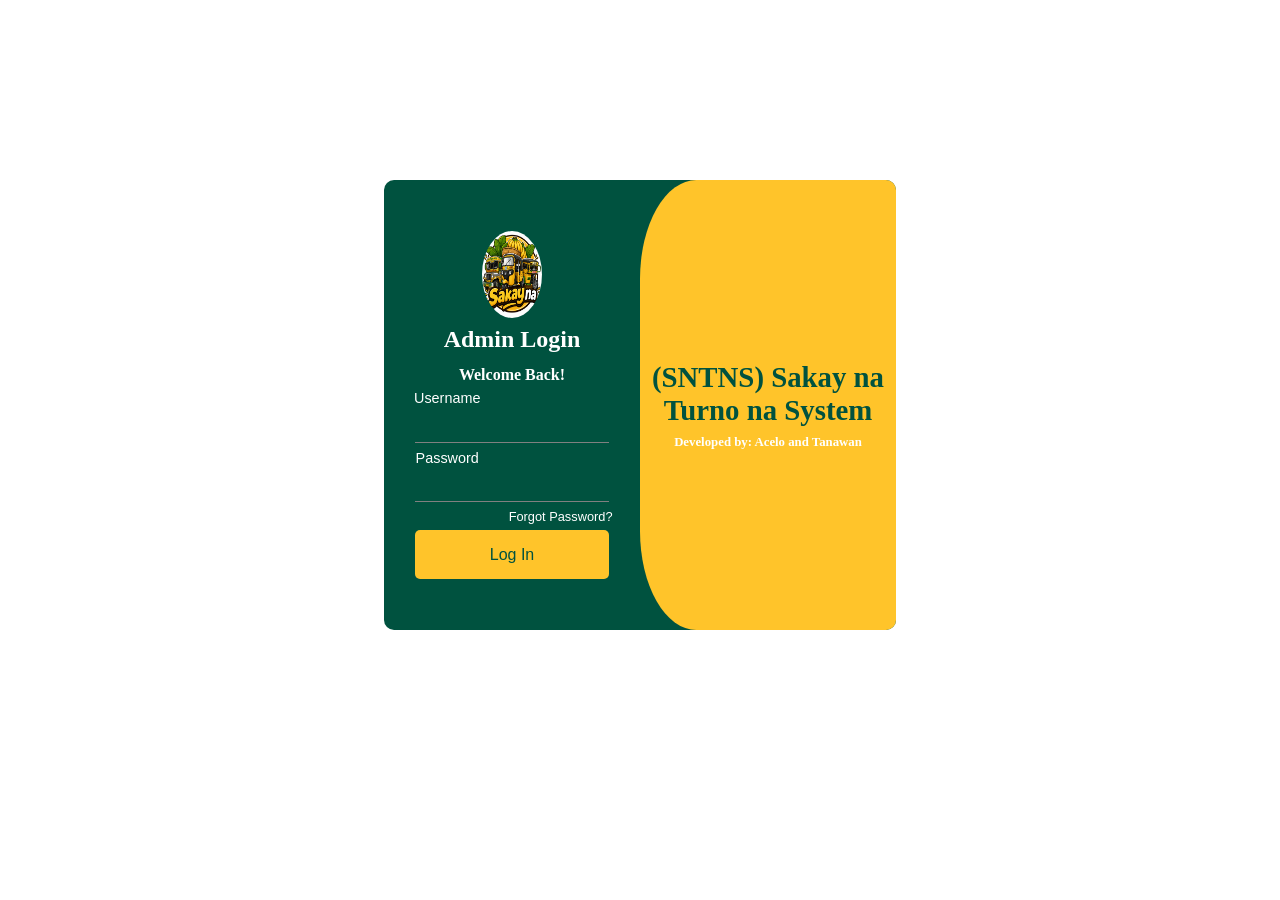
<file: index.html>
<!DOCTYPE html>
<html lang="en">
<head>
    <meta charset="UTF-8">
    <meta name="viewport" content="width=device-width, initial-scale=1.0">
    <title>SNTNS Login</title>
    <link rel="stylesheet" href="index.css">
</head>
<body>
    <main>
        <section>
            <div class="login-form">
                <div class="login-input left">
                    <img src="Assets/Sakayna.jpeg" alt="Logo" class="login-logo-img">
                    <h1>Admin Login</h1>
                    <h2>Welcome Back!</h2>
                    <form action="" class="form-container">
                        <label for="username" class="login-label">Username</label>
                        <input type="text" id="username" name="username" required>
                        <label for="password" class="login-label">Password</label>
                        <input type="password" id="password" name="password" required>
                        <a href="#" id="forgot-password">Forgot Password?</a>
                        <input type="submit" id="submit-btn" value="Log In">
                    </form>
                </div>
                <div class="login-logo right">
                    <h1>(SNTNS) Sakay na Turno na System</h1>
                    <h3>Developed by: Acelo and Tanawan</h3>
                </div>
            </div>
        </section>
    </main>
    <script src="index.js"></script>
</body>
</html>
</file>
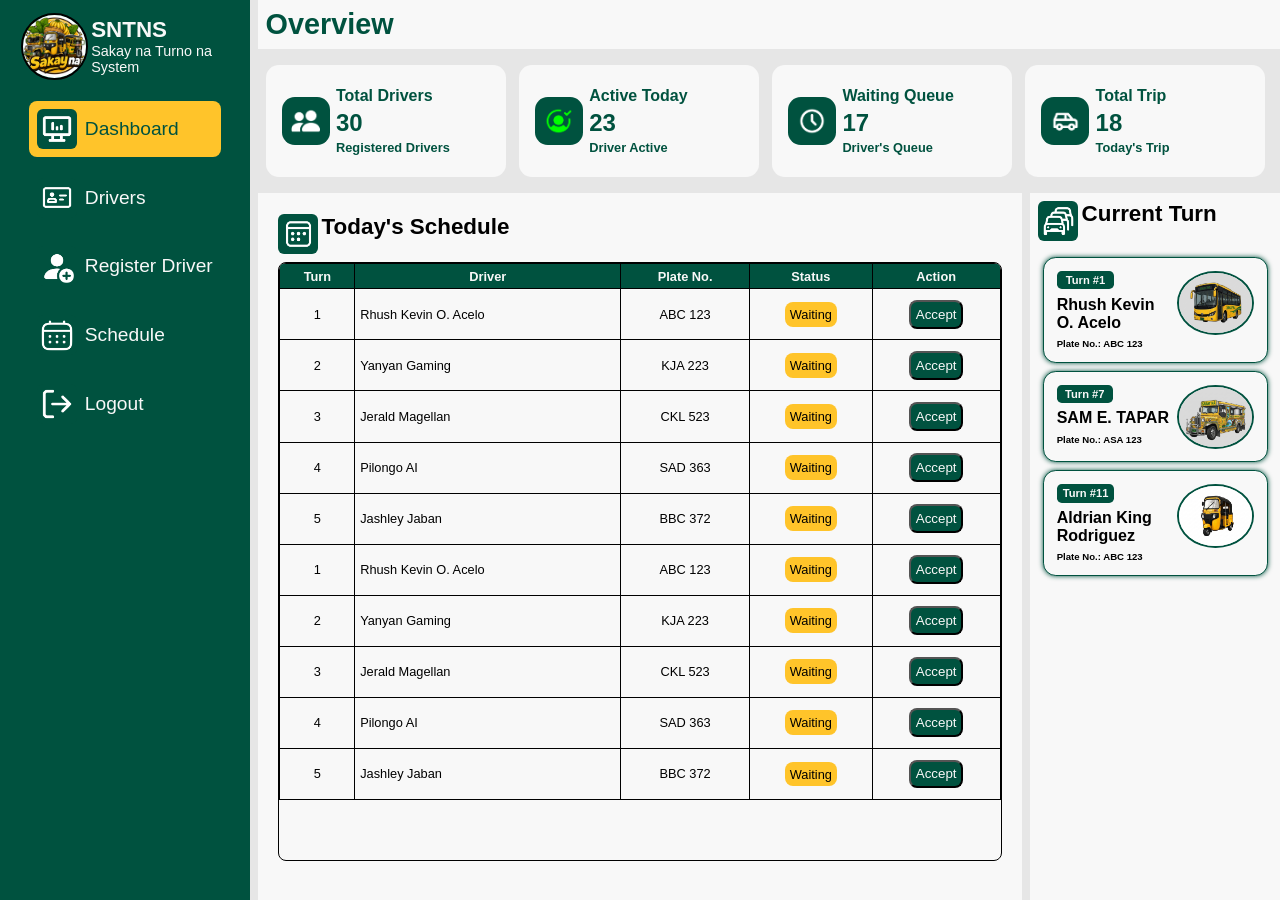
<file: Dashboard/dashboard.html>
<!DOCTYPE html>
<html lang="en">
<head>
    <meta charset="UTF-8">
    <meta name="viewport" content="width=device-width, initial-scale=1.0">
    <title>SNTNS Dashboard</title>
    <link rel="stylesheet" href="dashboard.css">
</head>
<body>
    <main>
        <section class="sidebar">
            <div class="sidebar-header">
                <img src="../Assets/Sakayna.jpeg" alt="logo" class="SNTNS-logo">
                <div class="sidebar-header-text">
                    <h1>SNTNS</h1>
                    <h3>Sakay na Turno na System</h3>
                </div>
            </div>
            <div class="section-header">
                <div>
                    <img src="../Assets/dashboard_Icon.png" alt="dashboard icon" class="header-icons">
                    <span id="section-header-text">Dashboard</span>
                </div>

                <div class="menu-container">
                    <button class="menu"><img src="../Assets/menu_Icon.png" alt="menu icon" class="header-icons"></button>
                    <div class="mobile-only">
                        <ul>
                            <li><a href="#">Dashboard</a></li>
                            <li><a href="/Drivers/driver.html">Driver</a></li>
                            <li><a href="/Registration/registration.html">Register</a></li>
                            <li><a href="/Schedule/schedule.html">Schedule</a></li>
                            <li><a href="">Log Out</a></li>
                        </ul>
                    </div>
                </div>
            </div>
            <nav class="laptop-only">
                <ul>
                    <li><img src="../Assets/dashboard_Icon.png" alt="dashboard icon" class="header-icons"><a href="#" class="nav-link">Dashboard</a></li>
                    <li><img src="../Assets/license_logo.png" alt="drivers icon" class="header-icons"><a href="../Drivers/driver.html" class="nav-link">Drivers</a></li>
                    <li><img src="../Assets/add_driver.png" alt="register icon" class="header-icons"><a href="../Registration/registration.html" class="nav-link">Register Driver</a></li>
                    <li><img src="../Assets/Calendar_Nav.png" alt="schedule icon" class="header-icons"><a href="../Schedule/schedule.html" class="nav-link">Schedule</a></li>
                    <li><img src="../Assets/Log Out.png" alt="logout icon" class="header-icons"><a href="#" class="nav-link">Logout</a></li>
                </ul>
            </nav>
        </section>

        <section class="section-overview">
            <h1>Overview</h1>
        </section>

        <section class="board-summary">
            <div class="summary-container">
                <div class="content-holder">
                    <img src="../Assets/people_Icon.png" alt="driver logo">
                    <div class="data-text-container">
                        <h3 class="data-header">Total Drivers</h3>
                        <p class="summary-number">30</p>
                        <h4 class="data-footer">Registered Drivers</h4>
                    </div>
                </div>
                <div class="content-holder">
                    <img src="../Assets/Active_user.png" alt="Active User icon">
                    <div class="data-text-container">
                        <h3 class="data-header">Active Today</h3>
                        <p class="summary-number">23</p>
                        <h4 class="data-footer">Driver Active</h4>
                    </div>
                </div>
                <div class="content-holder">
                    <img src="../Assets/Clock.png" alt="Clock Icon">
                    <div class="data-text-container">
                        <h3 class="data-header">Waiting Queue</h3>
                        <p class="summary-number">17</p>
                        <h4 class="data-footer">Driver's Queue</h4>
                    </div>
                </div>
                <div class="content-holder">
                    <img src="../Assets/Car.png" alt="Trip Icon">
                    <div class="data-text-container">
                        <h3 class="data-header">Total Trip</h3>
                        <p class="summary-number">18</p>
                        <h4 class="data-footer">Today's Trip</h4>
                    </div>
                </div>
            </div>
        </section>

        <section class="table">
            <div class="table-container">
                <div class="schedule-header">
                    <img src="../Assets/Calendar.png" alt="Calendar icon" class="header-icons">
                    <h1>Today's Schedule</h1>
                </div>
                <div class="table-scroll">
                    <table>
                        <thead>
                            <tr>
                                <th>Turn</th>
                                <th>Driver</th>
                                <th>Plate No.</th>
                                <th>Status</th>
                                <th>Action</th>
                            </tr>
                        </thead>
                        <tbody>
                            <tr>
                                <td class="td-center">1</td>
                                <td>Rhush Kevin O. Acelo</td>
                                <td class="td-center">ABC 123</td>
                                <td class="td-center"><span class="status-column">Waiting</span></td>
                                <td class="td-center"><button class="action-btn">Accept</button></td>
                            </tr>
                            <tr>
                                <td class="td-center">2</td>
                                <td>Yanyan Gaming</td>
                                <td class="td-center">KJA 223</td>
                                <td class="td-center"><span class="status-column">Waiting</span></td>
                                <td class="td-center"><button class="action-btn">Accept</button></td>
                            </tr>
                            <tr>
                                <td class="td-center">3</td>
                                <td>Jerald Magellan</td>
                                <td class="td-center">CKL 523</td>
                                <td class="td-center"><span class="status-column">Waiting</span></td>
                                <td class="td-center"><button class="action-btn">Accept</button></td>
                            </tr>
                            <tr>
                                <td class="td-center">4</td>
                                <td>Pilongo AI</td>
                                <td class="td-center">SAD 363</td>
                                <td class="td-center"><span class="status-column">Waiting</span></td>
                                <td class="td-center"><button class="action-btn">Accept</button></td>
                            </tr>
                            <tr>
                                <td class="td-center">5</td>
                                <td>Jashley Jaban</td>
                                <td class="td-center">BBC 372</td>
                                <td class="td-center"><span class="status-column">Waiting</span></td>
                                <td class="td-center"><button class="action-btn">Accept</button></td>
                            </tr>
                            <tr>
                                <td class="td-center">1</td>
                                <td>Rhush Kevin O. Acelo</td>
                                <td class="td-center">ABC 123</td>
                                <td class="td-center"><span class="status-column">Waiting</span></td>
                                <td class="td-center"><button class="action-btn">Accept</button></td>
                            </tr>
                            <tr>
                                <td class="td-center">2</td>
                                <td>Yanyan Gaming</td>
                                <td class="td-center">KJA 223</td>
                                <td class="td-center"><span class="status-column">Waiting</span></td>
                                <td class="td-center"><button class="action-btn">Accept</button></td>
                            </tr>
                            <tr>
                                <td class="td-center">3</td>
                                <td>Jerald Magellan</td>
                                <td class="td-center">CKL 523</td>
                                <td class="td-center"><span class="status-column">Waiting</span></td>
                                <td class="td-center"><button class="action-btn">Accept</button></td>
                            </tr>
                            <tr>
                                <td class="td-center">4</td>
                                <td>Pilongo AI</td>
                                <td class="td-center">SAD 363</td>
                                <td class="td-center"><span class="status-column">Waiting</span></td>
                                <td class="td-center"><button class="action-btn">Accept</button></td>
                            </tr>
                            <tr>
                                <td class="td-center">5</td>
                                <td>Jashley Jaban</td>
                                <td class="td-center">BBC 372</td>
                                <td class="td-center"><span class="status-column">Waiting</span></td>
                                <td class="td-center"><button class="action-btn">Accept</button></td>
                            </tr>
                    </tbody>
                </table>
                </div>
            </div>
        </section>

        <section class="queue">
            <div class="schedule-header queue-header">
                <img src="../Assets/turn.png" alt="Turn icon" class="header-icons">
                    <h1>Current Turn</h1>
            </div>
            <div class="queue-container">
                <div class="turn-container">
                    <div class="turn-text-container">
                        <h3>Turn #1</h3>
                        <h4>Rhush Kevin O. Acelo</h4>
                        <h5>Plate No.: ABC 123</h5>
                    </div>
                    <img src="../Assets/bus_queue.png" alt="Bus Illustration" class="vehicle-logo">
                </div>

                <div class="turn-container">
                    <div class="turn-text-container">
                        <h3>Turn #7</h3>
                        <h4>SAM E. TAPAR</h4>
                        <h5>Plate No.: ASA 123</h5>
                    </div>
                    <img src="../Assets/jeep_queue.png" alt="Bus Illustration" class="vehicle-logo">
                </div>

                <div class="turn-container">
                    <div class="turn-text-container">
                        <h3>Turn #11</h3>
                        <h4>Aldrian King Rodriguez</h4>
                        <h5>Plate No.: ABC 123</h5>
                    </div>
                    <img src="../Assets/bao-bao_queue.png" alt="Bus Illustration" class="vehicle-logo">
                </div>
            </div>
        </section>
    </main>
    <footer class="footer-section">
        <div class="footer-content">
            <div class="footer-logo">
                <img src="../Assets/Sakayna.jpeg" alt="SNTNS Logo">
                <div class="sidebar-header-text">
                    <h1>SNTNS</h1>
                    <h3>Sakay na Turno na System</h3>
                </div>
            </div>

            <div class="developer-section">
                <h3>Developed by:</h3>
                <p>Rhush Kevin O. Acelo</p>
                <p>DevYan/YanyanUI</p>
            </div>

            <div class="Social-link">
                <h3>Github Links</h3>
                <a href="https://github.com/Rhush" target="_blank">Rhush Kevin O. Acelo</a>
                <a href="https://github.com/YanyanUI" target="_blank">YanyanUI</a>
            </div>

            <p class="reserved-rights">&copy; 2023 SNTNS. All rights reserved.</p>
        </div>
    </footer>
    <script src="dashboard.js"></script>
</body>
</html>
</file>
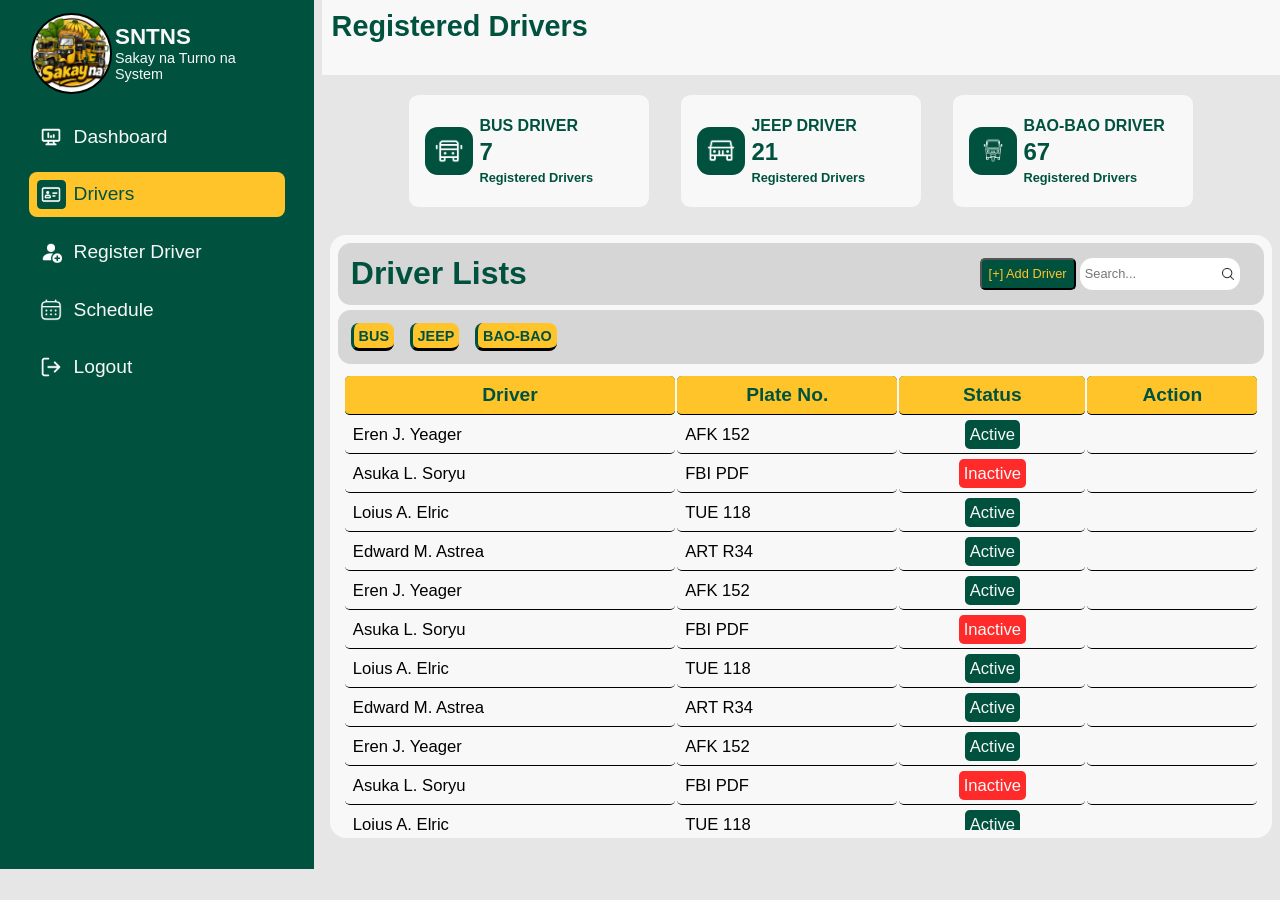
<file: Drivers/driver.html>
<!DOCTYPE html>
<html lang="en">
<head>
    <meta charset="UTF-8">
    <meta name="viewport" content="width=device-width, initial-scale=1.0">
    <title>Registered Driver</title>
    <link rel="stylesheet" href="driver.css">
</head>
<body>
    <main>
        <section class="sidebar">
                <div class="sidebar-header">
                    <img src="../Assets/Sakayna.jpeg" alt="logo" class="SNTNS-logo">
                    <div class="sidebar-header-text">
                        <h1>SNTNS</h1>
                        <h3>Sakay na Turno na System</h3>
                    </div>
                </div>
                <div class="section-header">
                    <div>
                        <img src="../Assets/license_logo.png" alt="dashboard icon" class="header-icons">
                        <span id="section-header-text">Driver</span>
                    </div>

                    <div class="menu-container">
                        <button class="menu"><img src="../Assets/menu_Icon.png" alt="menu icon" class="header-icons"></button>
                        <div class="mobile-only">
                            <ul>
                                <li><img src="/Assets/dashboard_Icon.png" alt="dashboard Icon" class="list-style"><a href="/Dashboard/dashboard.html">Dashboard</a></li>
                                <li><img src="/Assets/license_logo.png" alt="driver logo" class="list-style"><a href="">Driver</a></li>
                                <li><img src="/Assets/add_driver.png" alt="add driver icon" class="list-style"><a href="/Registration/registration.html">Register</a></li>
                                <li><img src="/Assets/Calendar_Nav.png" alt="calendar icon" class="list-style"><a href="../Schedule/schedule.html">Schedule</a></li>
                                <li><img src="/Assets/Log Out.png" alt="logout icon" class="list-style"><a href="">Log Out</a></li>
                            </ul>
                        </div>
                    </div>
                </div>
                <nav class="laptop-only">
                    <ul>
                        <li><img src="../Assets/dashboard_Icon.png" alt="dashboard icon" class="header-icons"><a href="../Dashboard/dashboard.html" class="nav-link">Dashboard</a></li>
                        <li><img src="../Assets/license_logo.png" alt="drivers icon" class="header-icons"><a href="#" class="nav-link">Drivers</a></li>
                        <li><img src="../Assets/add_driver.png" alt="register icon" class="header-icons"><a href="../Registration/registration.html" class="nav-link">Register Driver</a></li>
                        <li><img src="../Assets/Calendar_Nav.png" alt="schedule icon" class="header-icons"><a href="../Schedule/schedule.html" class="nav-link">Schedule</a></li>
                        <li><img src="../Assets/Log Out.png" alt="logout icon" class="header-icons"><a href="#" class="nav-link">Logout</a></li>
                    </ul>
                </nav>
            </section>

        <section class="section-overview">
            <h1>Registered Drivers</h1>
        </section>

        <section class="board-summary">
            <div class="summary-container">
                <div class="content-holder">
                    <img src="../Assets/bus_icon.png" alt="bus logo">
                    <div class="data-text-container">
                        <h3 class="data-header">BUS DRIVER</h3>
                        <p class="summary-number">7</p>
                        <h4 class="data-footer">Registered Drivers</h4>
                    </div>
                </div>
                <div class="content-holder">
                    <img src="../Assets/jeep_icon.png" alt="jeep icon">
                    <div class="data-text-container">
                        <h3 class="data-header">JEEP DRIVER</h3>
                        <p class="summary-number">21</p>
                        <h4 class="data-footer">Registered Drivers</h4>
                    </div>
                </div>
                <div class="content-holder">
                    <img src="../Assets/bao-bao.png" alt="bao-bao Icon">
                    <div class="data-text-container">
                        <h3 class="data-header">BAO-BAO DRIVER</h3>
                        <p class="summary-number">67</p>
                        <h4 class="data-footer"v>Registered Drivers</h4>
                    </div>
                </div>
            </div>
        </section>

        <section class="driver-list">
            <div class="table-container">
                <div class="table-header">
                    <h2>Driver Lists</h2>
                    <div>
                        <button class="addDriver-btn">[<span>+</span>] Add Driver</button>
                    <span><input type="text" placeholder="Search..."><img src="../Assets/search_icon.png" alt="search icon" class="small-icon"></span>
                    </div>
                </div>

                
                <div class="table-tab">
                    <button class="tab-btn">BUS</button>
                    <button class="tab-btn">JEEP</button>
                    <button class="tab-btn">BAO-BAO</button>
                </div>

                <div class="table">
                    <table>
                        <thead>
                            <tr>
                                <th>Driver</th>
                                <th>Plate No.</th>
                                <th>Status</th>
                                <th>Action</th>
                            </tr>
                        </thead>
                        <tbody>
                            <tr>
                                <td>Eren J. Yeager</td>
                                <td>AFK 152</td>
                                <td class="status-col"><span class="status">Active</span></td>
                                <td></td>
                            </tr>
                            <tr>
                                <td>Asuka L. Soryu</td>
                                <td>FBI PDF</td>
                                <td class="status-col"><span class="status Inactive">Inactive</span></td>
                                <td></td>
                            </tr>
                            <tr>
                                <td>Loius A. Elric</td>
                                <td>TUE 118</td>
                                <td class="status-col"><span class="status">Active</span></td>
                                <td></td>
                            </tr>
                            <tr>
                                <td>Edward M. Astrea</td>
                                <td>ART R34</td>
                                <td class="status-col"><span class="status">Active</span></td>
                                <td></td>
                            </tr>
                            <tr>
                                <td>Eren J. Yeager</td>
                                <td>AFK 152</td>
                                <td class="status-col"><span class="status">Active</span></td>
                                <td></td>
                            </tr>
                            <tr>
                                <td>Asuka L. Soryu</td>
                                <td>FBI PDF</td>
                                <td class="status-col"><span class="status Inactive">Inactive</span></td>
                                <td></td>
                            </tr>
                            <tr>
                                <td>Loius A. Elric</td>
                                <td>TUE 118</td>
                                <td class="status-col"><span class="status">Active</span></td>
                                <td></td>
                            </tr>
                            <tr>
                                <td>Edward M. Astrea</td>
                                <td>ART R34</td>
                                <td class="status-col"><span class="status">Active</span></td>
                                <td></td>
                            </tr>
                            <tr>
                                <td>Eren J. Yeager</td>
                                <td>AFK 152</td>
                                <td class="status-col"><span class="status">Active</span></td>
                                <td></td>
                            </tr>
                            <tr>
                                <td>Asuka L. Soryu</td>
                                <td>FBI PDF</td>
                                <td class="status-col"><span class="status Inactive">Inactive</span></td>
                                <td></td>
                            </tr>
                            <tr>
                                <td>Loius A. Elric</td>
                                <td>TUE 118</td>
                                <td class="status-col"><span class="status">Active</span></td>
                                <td></td>
                            </tr>
                            <tr>
                                <td>Edward M. Astrea</td>
                                <td>ART R34</td>
                                <td class="status-col"><span class="status">Active</span></td>
                                <td></td>
                            </tr>
                            <tr>
                                <td>Eren J. Yeager</td>
                                <td>AFK 152</td>
                                <td class="status-col"><span class="status">Active</span></td>
                                <td></td>
                            </tr>
                            <tr>
                                <td>Asuka L. Soryu</td>
                                <td>FBI PDF</td>
                                <td class="status-col"><span class="status Inactive">Inactive</span></td>
                                <td></td>
                            </tr>
                            <tr>
                                <td>Loius A. Elric</td>
                                <td>TUE 118</td>
                                <td class="status-col"><span class="status">Active</span></td>
                                <td></td>
                            </tr>
                            <tr>
                                <td>Edward M. Astrea</td>
                                <td>ART R34</td>
                                <td class="status-col"><span class="status">Active</span></td>
                                <td></td>
                            </tr>
                        </tbody>
                    </table>
                </div>
                
            </div>
        </section>
    </main>
    <footer class="footer-section">
        <div class="footer-content">
            <div class="footer-logo">
                <img src="../Assets/Sakayna.jpeg" alt="SNTNS Logo">
                <div class="sidebar-header-text">
                    <h1>SNTNS</h1>
                    <h3>Sakay na Turno na System</h3>
                </div>
            </div>

            <div class="developer-section">
                <h3>Developed by:</h3>
                <p>Rhush Kevin O. Acelo</p>
                <p>DevYan/YanyanUI</p>
            </div>

            <div class="Social-link">
                <h3>Github Links</h3>
                <a href="https://github.com/Rhush" target="_blank">Rhush Kevin O. Acelo</a>
                <a href="https://github.com/YanyanUI" target="_blank">YanyanUI</a>
            </div>

            <p class="reserved-rights">&copy; 2023 SNTNS. All rights reserved.</p>
        </div>
    </footer>
    <script src="driver.js"></script>
</body>
</html>
</file>
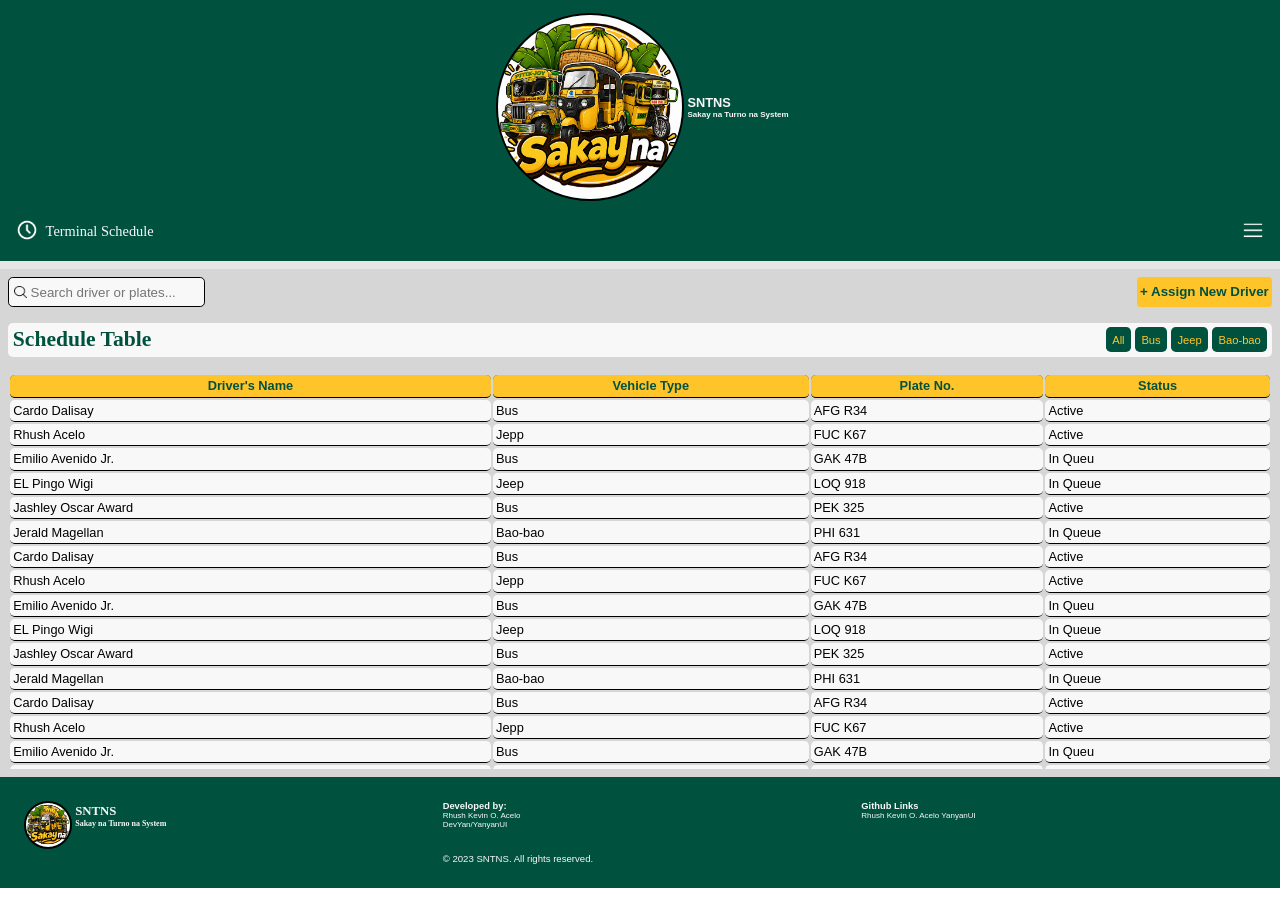
<file: Schedule/schedule.html>
<!DOCTYPE html>
<html lang="en">
<head>
    <meta charset="UTF-8">
    <meta name="viewport" content="width=device-width, initial-scale=1.0">
    <title>Schedule</title>
    <link rel="stylesheet" href="schedule.css">
</head>
<body>
    <main>
        <section class="sidebar">
            <div class="sidebar-header">
                <img src="../Assets/Sakayna.jpeg" alt="logo" class="SNTNS-logo">
                <div class="sidebar-header-text">
                    <h1>SNTNS</h1>
                    <h3>Sakay na Turno na System</h3>
                </div>
            </div>
            <div class="section-header">
                <div>
                    <img src="../Assets/Clock.png" alt="dashboard icon" class="header-icons">
                    <span id="section-header-text">Terminal Schedule</span>
                </div>

                <div class="menu-container">
                    <button class="menu"><img src="../Assets/menu_Icon.png" alt="menu icon" class="header-icons"></button>
                    <div class="mobile-only">
                        <ul>
                            <li><img src="../Assets/dashboard_Icon.png" alt="dashboard Icon" class="list-style"><a href="../Dashboard/dashboard.html">Dashboard</a></li>
                            <li><img src="../Assets/license_logo.png" alt="driver logo" class="list-style"><a href="../Drivers/driver.html">Driver</a></li>
                            <li><img src="../Assets/add_driver.png" alt="add driver icon" class="list-style"><a href="../Registration/registration.html">Register</a></li>
                            <li><img src="../Assets/Calendar_Nav.png" alt="calendar icon" class="list-style"><a href="#">Schedule</a></li>
                            <li><img src="../Assets/Log Out.png" alt="logout icon" class="list-style"><a href="">Log Out</a></li>
                        </ul>
                    </div>
                </div>
            </div>
            <nav class="laptop-only">
                <ul>
                    <li><img src="../Assets/dashboard_Icon.png" alt="dashboard icon" class="header-icons"><a href="../Dashboard/dashboard.html" class="nav-link">Dashboard</a></li>
                    <li><img src="../Assets/license_logo.png" alt="drivers icon" class="header-icons"><a href="../Drivers/driver.html" class="nav-link">Drivers</a></li>
                    <li><img src="../Assets/add_driver.png" alt="register icon" class="header-icons"><a href="../Registration/registration.html" class="nav-link">Register Driver</a></li>
                    <li><img src="../Assets/Calendar_Nav.png" alt="schedule icon" class="header-icons"><a href="#" class="nav-link">Schedule</a></li>
                    <li><img src="../Assets/Log Out.png" alt="logout icon" class="header-icons"><a href="#" class="nav-link">Logout</a></li>
                </ul>
            </nav>
        </section>

        <section class="table-section">
            <div class="upper-table-tab">
                <div class="search-input">
                    <img src="../Assets/search_icon.png" class="icons">
                    <input type="search" placeholder="Search driver or plates...">
                </div>
                <button class="assign-btn">+ Assign New Driver</button>
            </div>

            <div class="table-header">
                <div class="table-h2">
                    <h2>Schedule Table</h2>
                </div>

                <div>
                    <button class="sche-btn">All</button>
                    <button class="sche-btn">Bus</button>
                    <button class="sche-btn">Jeep</button>
                    <button class="sche-btn">Bao-bao</button>
                </div>
            </div>

            <div class="table-container">
                <table>
                    <thead>
                        <tr>
                            <th>Driver's Name</th>
                            <th>Vehicle Type</th>
                            <th>Plate No.</th>
                            <th>Status</th>
                        </tr>
                    </thead>
                    <tbody>
                        <tr>
                            <td>Cardo Dalisay</td>
                            <td>Bus</td>
                            <td>AFG R34</td>
                            <td>
                                <div></div>
                                Active
                            </td>
                        </tr>
                        <tr>
                            <td>Rhush Acelo</td>
                            <td>Jepp</td>
                            <td>FUC K67</td>
                            <td>
                                <div></div>
                                Active
                            </td>
                        </tr>
                        <tr>
                            <td>Emilio Avenido Jr.</td>
                            <td>Bus</td>
                            <td>GAK 47B</td>
                            <td>
                                <div></div>
                                In Queu
                            </td>
                        </tr>
                        <tr>
                            <td>EL Pingo Wigi</td>
                            <td>Jeep</td>
                            <td>LOQ 918</td>
                            <td>
                                <div></div>
                                In Queue
                            </td>
                        </tr>
                        <tr>
                            <td>Jashley Oscar Award</td>
                            <td>Bus</td>
                            <td>PEK 325</td>
                            <td>
                                <div></div>
                                Active
                            </td>
                        </tr>
                        <tr>
                            <td>Jerald Magellan</td>
                            <td>Bao-bao</td>
                            <td>PHI 631</td>
                            <td>
                                <div></div>
                                In Queue
                            </td>
                        </tr>
                        <tr>
                            <td>Cardo Dalisay</td>
                            <td>Bus</td>
                            <td>AFG R34</td>
                            <td>
                                <div></div>
                                Active
                            </td>
                        </tr>
                        <tr>
                            <td>Rhush Acelo</td>
                            <td>Jepp</td>
                            <td>FUC K67</td>
                            <td>
                                <div></div>
                                Active
                            </td>
                        </tr>
                        <tr>
                            <td>Emilio Avenido Jr.</td>
                            <td>Bus</td>
                            <td>GAK 47B</td>
                            <td>
                                <div></div>
                                In Queu
                            </td>
                        </tr>
                        <tr>
                            <td>EL Pingo Wigi</td>
                            <td>Jeep</td>
                            <td>LOQ 918</td>
                            <td>
                                <div></div>
                                In Queue
                            </td>
                        </tr>
                        <tr>
                            <td>Jashley Oscar Award</td>
                            <td>Bus</td>
                            <td>PEK 325</td>
                            <td>
                                <div></div>
                                Active
                            </td>
                        </tr>
                        <tr>
                            <td>Jerald Magellan</td>
                            <td>Bao-bao</td>
                            <td>PHI 631</td>
                            <td>
                                <div></div>
                                In Queue
                            </td>
                        </tr>
                        <tr>
                            <td>Cardo Dalisay</td>
                            <td>Bus</td>
                            <td>AFG R34</td>
                            <td>
                                <div></div>
                                Active
                            </td>
                        </tr>
                        <tr>
                            <td>Rhush Acelo</td>
                            <td>Jepp</td>
                            <td>FUC K67</td>
                            <td>
                                <div></div>
                                Active
                            </td>
                        </tr>
                        <tr>
                            <td>Emilio Avenido Jr.</td>
                            <td>Bus</td>
                            <td>GAK 47B</td>
                            <td>
                                <div></div>
                                In Queu
                            </td>
                        </tr>
                        <tr>
                            <td>EL Pingo Wigi</td>
                            <td>Jeep</td>
                            <td>LOQ 918</td>
                            <td>
                                <div></div>
                                In Queue
                            </td>
                        </tr>
                        <tr>
                            <td>Jashley Oscar Award</td>
                            <td>Bus</td>
                            <td>PEK 325</td>
                            <td>
                                <div></div>
                                Active
                            </td>
                        </tr>
                        <tr>
                            <td>Jerald Magellan</td>
                            <td>Bao-bao</td>
                            <td>PHI 631</td>
                            <td>
                                <div></div>
                                In Queue
                            </td>
                        </tr>
                    </tbody>
                </table>
            </div>

        </section>
    </main>
    <footer class="footer-section">
        <div class="footer-content">
            <div class="footer-logo">
                <img src="../Assets/Sakayna.jpeg" alt="SNTNS Logo">
                <div class="sidebar-header-text">
                    <h1>SNTNS</h1>
                    <h3>Sakay na Turno na System</h3>
                </div>
            </div>

            <div class="developer-section">
                <h3>Developed by:</h3>
                <p>Rhush Kevin O. Acelo</p>
                <p>DevYan/YanyanUI</p>
            </div>

            <div class="Social-link">
                <h3>Github Links</h3>
                <a href="https://github.com/Rhush" target="_blank">Rhush Kevin O. Acelo</a>
                <a href="https://github.com/YanyanUI" target="_blank">YanyanUI</a>
            </div>

            <p class="reserved-rights">&copy; 2023 SNTNS. All rights reserved.</p>
        </div>
    </footer>
    <script src="schedule.js"></script>
</body>
</html>
</file>
<file: index.css>
:root{
    --login-text-color: #fff;
    --theme-color1: #00523F;
    --theme-color2: #FFC42A;
}
*{
    box-sizing: border-box;
    margin: 0;
    padding: 0;
}
.login-form{
    width: 90vw;
    height: 35vh;
    margin: 0 auto;
    background-color: #f2f2f2;
    border-radius: 10px;
    position: absolute;
    top: 45%;
    left: 50%;
    transform: translate(-50%, -50%);
    display: flex;
    background-color: var(--theme-color1);
}
.login-input{
    width: 50%;
    height: 100%;
    display: flex;
    flex-direction: column;
    justify-content: center;
    align-items: center;
    padding: 0.5rem;
}
.login-input h1{
    color: var(--login-text-color);
    font-size: 0.9rem;
    margin-bottom: 0.8rem;
    text-align: center;
}
.login-input h2{
    color: var(--login-text-color);
    font-size: 0.7rem;
    text-align: center;
}
.login-logo{
    width: 50%;
    height: 100%;
    background-color: var(--theme-color2);
    border-radius: 22% 10px 10px 22%;
}
.form-container{
    width: 90%;
    height: 45%;
    display: flex;
    flex-direction: column;
    justify-content: center;
    align-items: center;
    font-family: Reboto, sans-serif;
}
#username, #password{
    width: 90%;
    height: 30%;
    border: none;
    background-color: var(--theme-color1);
    border-bottom: 1px solid grey;
    font-size: 0.7rem;
    color: var(--login-text-color);
}
#username:focus, #password:focus{
    outline: none;
    border-bottom: 1px solid var(--theme-color2);
}
.login-label{
    font-size: 0.7rem;
    color: var(--login-text-color);
    margin-right: 55%;
    margin-top: 4%;
}
#forgot-password{
    font-size: 0.6rem;
    margin: 0.4rem 0 0.4rem 40%;
    color: var(--login-text-color);
    text-decoration: none;
}
#submit-btn{
    width: 90%;
    height: 40%;
    background-color: var(--theme-color2);
    border: none;
    border-radius: 5px;
    font-size: 0.7rem;
    color: var(--theme-color1);
}
.right{
    padding: 0.5rem;
    display: flex;
    flex-direction: column;
    justify-content: center;
    align-items: center;
}
.login-logo h1{
    font-size: 1rem;
    color: var(--theme-color1);
    text-align: center;
    margin-bottom: 0.5rem;
}
.login-logo h3{
    font-size: 0.5rem;
    color: var(--login-text-color);
    text-align: center;
}
.login-logo-img{
    width: 35%;
    height: 20%;
    border-radius: 50%;
    margin-bottom: 0.5rem;
}
@media screen and (min-width: 1024px){
    .login-form{
        width: 40vw;
        height: 50vh;
    }
    .login-input h1{
        font-size: 1.5rem;
    }
    .login-input h2{
        font-size: 1rem;
    }
    #username, #password{
        font-size: 1rem;
    }
    .login-label{
        font-size: 0.9rem;
        margin-right: 60%;
        margin-top: 3%;
    }
    #forgot-password{
        font-size: 0.8rem;
        margin: 0.4rem 0 0.4rem 45%;
    }
    #submit-btn{
        font-size: 1rem;
    }
    .login-logo-img{
        width: 25%;
        height: 20%;
    }
    .login-logo h1{
        font-size: 1.8rem;
    }
    .login-logo h3{
        font-size: 0.8rem;
    }
}
@media (hover: hover){
    #submit-btn:hover{
        background-color: rgba(var(--theme-color1), 0.8);
        color: var(--theme-color2);
        cursor: pointer;
    }
    #forgot-password:hover{
        color: var(--theme-color2);
    }
}
</file>
<file: Dashboard/dashboard.css>
*{
    box-sizing: border-box;
    margin: 0;
    padding: 0;
}
:root{
    --theme-color1: #00523F;
    --theme-color2: #FFC42A;
    --theme-color3: #f8f8f8;
}
main{
    display: grid;
    grid-template-rows: auto auto auto auto;
    grid-template-columns: 1fr 1fr;
    gap: 0;
    grid-template-areas: 'sidebar sidebar'
    'board-summary board-summary'
    'table table'
    'queue queue';
    background-color: #E6e6e6;
    gap: 0.5rem;
}
.laptop-only{
    display: none;
}
.sidebar{
    grid-area: sidebar;
    background-color: var(--theme-color1);
    padding: 0.8rem;
}
.sidebar-header{
    display: flex;
    flex-direction: row;
    justify-content: center;
    align-items: center;
    color: var(--theme-color3);
    font-family: Roboto, sans-serif;
}
.SNTNS-logo{
    width: 15%;
    height: auto;
    margin-left: 0.5rem;
    border-radius: 50%;
    border: 2px solid black;
}
.sidebar-header-text{
    display: flex;
    flex-direction: column;
    padding: 0.2rem;
}
.sidebar-header-text h1{
    font-size: 0.8em;
}
.sidebar-header-text h3{
    font-size: 0.5em;
}
.section-header{
    display: flex;
    flex-direction: row;
    justify-content: space-between;
    align-items: center;
    margin-top: 0.9rem;
    grid-area: section-header;  
}
#section-header-text{
    color: var(--theme-color3);
    font-size: 0.9em;
    display: inline-block;
    transform: translateY(-0.5rem);
}
.header-icons{
    position: relative;
    width: 1.8rem;
    height: 1.8rem;
    background-color: var(--theme-color1);
    border-radius: 15%;
    padding: 0.2rem;
    z-index: 1;
}
.menu-container button{
    position: relative;
    background: none;
    color: inherit;
    border: none;
    padding: 0;
    font: inherit;
    cursor: pointer;
    outline: inherit;
    z-index: 2;
}
.section-overview{
    display: none;
}

/*Board Summary Section*/
.summary-container{
    display: grid;
    grid-template-columns: 1fr 1fr;
    grid-template-areas: 'driver active-driver' 'clock trip';
    gap: 0.4rem;
}
.summary-container:nth-of-type(1){
    grid-area: 'driver';
}
.summary-container:nth-of-type(2){
    grid-area: 'active-driver';
}
.summary-container:nth-of-type(3){
    grid-area: 'clock';
}
.summary-container:nth-of-type(4){
    grid-area: 'trip';
}
.content-holder{
    width: 10.2rem;
    height: 4rem;
    border-radius: 0.8rem;
    background-color: var(--theme-color3);
    display: flex;
    flex-direction: row;
    justify-content: flex-start;
    align-items: center;
    padding: 0.5rem;
    gap: 0.4rem;
}
.content-holder img{
    width: 2.5rem;;
    height: 2.5rem;
    background-color: var(--theme-color1);
    padding: 0.2rem;
    border-radius: 0.4rem;
}
.data-text-container{
    display: flex;
    flex-direction: column;
    justify-content: flex-start;
    align-items: flex-start;
    font-family: Roboto, sans-serif;
}
.data-header{
    font-size: 0.7em;
}
.data-footer{
    font-size: 0.5em;
}
.summary-number{
    font-weight: bold;
}
.board-summary{
    grid-area: board-summary;
    padding: 0.5rem;
}

/*Schedule Section*/
.table{
    grid-area: table;
    background-color: var(--theme-color3);
    padding: 0.8rem;
}
.schedule-header{
    display: flex;
    flex-direction: row;
    gap: 0.2rem;
}
.schedule-header h1{
    font-family: Roboto, sans-serif;
    font-size: 1.4rem;
}
table{
    font-family: Roboto, sans-serif;
    font-size: 0.8rem;
    width: 100%;
    text-align: start;
    margin: auto;
    border-radius: 0.5rem;
    border: 1px solid black;
    border-collapse: collapse;
}
thead{
    position: sticky;
    top: 0;
    background-color: var(--theme-color1);
    color: var(--theme-color3);
}
th, td{
    border: 1px solid black;
    padding: 0.3rem;
}
.td-center{
    text-align: center;
}
.status-column{
    background-color: var(--theme-color2);
    padding: 0.3rem;
    border-radius: 0.5rem;
}
.action-btn{
    padding: 0.3rem;
    background-color: var(--theme-color1);
    color: var(--theme-color3);
    border-radius: 0.5rem;
}
.table-scroll{
    height: 200px;
    overflow-y: auto;
    margin-top: 1rem;
    border-radius: 0.5rem;
    border: 1px solid black;
}

/*Turn section*/
.queue{
    grid-area: queue;
}
.queue-header{
    background-color: var(--theme-color3);
    padding: 0.5rem;
}
.turn-container{
    background-color: var(--theme-color3);
    padding: 0.8rem;
    font-family: Roboto, sans-serif;
    width: 90%;
    margin: 0.5rem auto;
    border-radius: 0.8rem;
    gap: 0.3rem;
    display: flex;
    flex-direction: row;
    justify-content: space-between;
    border: 1px solid var(--theme-color1);
    box-shadow: 0 0 5px var(--theme-color1);
}
.turn-text-container h3{
    background-color: var(--theme-color1);
    font-size: 0.7em;
    color: var(--theme-color3);
    padding: 0.2rem;
    width:50%;
    border-radius: 0.3rem;
    text-align: center;
}
.turn-text-container h4{
    margin: 0.4rem 0;
}
.turn-text-container h5{
    font-size: 0.6em;
}
.vehicle-logo{
    width: 4.8rem;
    height: 4rem;
    border-radius: 50%;
    border: 2px solid var(--theme-color1);
}
.queue-container{
    background-color: var(--theme-color3);
    height: 207px;
    overflow-y: auto;
    margin-bottom: 1rem;
}

/*Footer Section*/
.footer-section{
    background-color: var(--theme-color1);
    color: var(--theme-color3);
    padding: 1.5rem;
    grid-area: footer;
}
.footer-content{
    display: grid;
    grid-template-columns: 1fr 1fr 1fr;
    grid-template-areas: 'footer-logo developer-section social-link'
    'footer-logo reserved-rights reserved-rights';
    gap: 1.5rem;
}
.footer-logo{
    grid-area: footer-logo;
    display: flex;
    flex-direction: row;
    margin: 0;
}
.footer-logo img{
    width: 3rem;
    height: 3rem;
    border-radius: 50%;
    border: 2px solid black;
}
.developer-section{
    grid-area: developer-section;
    font-size: 0.5em;
    font-family: Roboto, sans-serif;
}
.Social-link{
    grid-area: social-link;
    font-family: Roboto, sans-serif;
    font-size: 0.5em;
}
.Social-link a{
    color: var(--theme-color3);
    text-decoration: none;
}
.Social-link a:hover{
    text-decoration: underline;
    color: var(--theme-color2);
}
.Social-link a:active{
    color: var(--theme-color2);
}
.reserved-rights{
    grid-area: reserved-rights;
    font-family: Roboto, sans-serif;
    font-size: 0.6em;
}
.section-overview{
    display: none;
}


/*Menu*/
.mobile-only{
    display: none;
    position: absolute;
    top: 5rem;
    right: 0.7rem;
    width: 7rem;
    height: 10rem;
    background-color: var(--theme-color1);
    z-index: 0;
    padding: 0.5rem;
    font-family: Roboto, sans-serif;
    font-size: 1em;
    border-radius: 0.5rem;
}

.mobile-only.menu-show{
    display: block;
    z-index: 1;
}
.mobile-only a, li{
    text-decoration: none;
    list-style: none;
    margin-top: 0.3rem;
    color: var(--theme-color2);
}
.mobile-only ul{
    margin-top: 1.5rem;
}


@media screen and (min-width: 1024px) and (max-width: 1920px){
    main{
        grid-template-rows: auto auto 1fr;
        grid-template-columns: repeat(5, 1fr);
        gap: 0.5rem;
        grid-template-areas: 'sidebar section-overview section-overview section-overview section-overview'
        'sidebar board-summary board-summary board-summary board-summary'
        'sidebar table table table queue';
        min-height: 100vh;
        overflow-y: hidden;
    }
    .section-overview{
        display: block;
        grid-area: section-overview;
        background-color: var(--theme-color3);
        font-family: Roboto, sans-serif;
        padding: 0.5rem;
        font-size: 1.2rem;
        color: var(--theme-color1);
    }
    .section-header{
        display: none;
    }
    .sidebar-header img{
        width: 30%;
        height: auto;
    }
    .sidebar-header-text h1{
        font-size: 1.4rem;
    }
    .sidebar-header-text h3{
        font-size: 0.9rem;
        font-weight: normal;
    }


    .summary-container{
        grid-template-columns: repeat(4, 1fr);
        grid-template-areas: 'driver active-driver clock trip';
    }
    .content-holder{
        width: 15rem;
        height: 7rem;
    }
    .content-holder img{
        width: 3rem;
        height: 3rem;
        border-radius: 0.8rem;
        padding: 0.6rem;
        margin-left: 0.5rem;
    }
    .data-text-container{
        gap: 0.2rem;
        color: var(--theme-color1);
    }
    .data-header{
        font-size: 1rem;
    }
    .summary-number{
        font-size: 1.5rem;
    }
    .data-footer{
        font-size: 0.8rem;
    }
    
    .queue-container{
        height: 100%;
    }

    
    .table-container{
        border: none;
        height: 100%;
        padding: 0.5rem;
        gap: 0.8rem;
    }
    .table-scroll{
        min-height: 90%;
        overflow-y: auto;
        margin: 0.5rem auto;
        border-radius: 0.5rem;
    }

    table{
        grid-area: table;
        max-width: 100%;
        height: 90%;
        overflow-y: auto;
    }
    .laptop-only{
        display: block;
    }
    .laptop-only ul{
        display: flex;
        flex-direction: column;
        justify-content: space-around;
        align-items: start;
        list-style-type: none;
        font-family: Roboto, sans-serif;
        font-size: 1.2rem;
        color: var(--theme-color3);
        gap: 0.5rem;
        margin: 1rem;
    }
    .laptop-only li{
        padding: 0.5rem;
        border-radius: 0.5rem;
        width: 100%;
        display: flex;
        align-items: center;
        gap: 0.5rem;
    }
    .nav-link{
        text-decoration: none;
        color: var(--theme-color3);
    }
    .laptop-only li:hover{
        background-color: var(--theme-color2);
    }
    li:hover .nav-link{
        color: var(--theme-color1);
    }
    li:active{
        box-shadow: inset 0 0 5px var(--theme-color1);
    }
    .laptop-only ul > li:nth-child(1){
        background-color: var(--theme-color2);
    }
    .laptop-only ul > li:nth-child(1) > a{
        color: var(--theme-color1);
    }
    .header-icons{
        width: 2.5rem;
        height: auto;
    }


    footer{
        display: none;
        margin: 0;
    }
}
</file>
<file: Drivers/driver.css>
*{
    box-sizing: border-box;
    margin: 0;
    padding: 0;
}
:root{
    --theme-color1: #00523F;
    --theme-color2: #FFC42A;
    --theme-color3: #f8f8f8;
    --theme-color4: #d6d6d6;
}
main{
    display: grid;
    grid-template-rows: auto;
    gap: 0;
    grid-template-areas: 'sidebar'
    'board-summary'
    'driver-list';
    background-color: #E6e6e6;
    gap: 0.5rem;
}

.laptop-only{
    display: none;
}
.sidebar{
    grid-area: sidebar;
    background-color: var(--theme-color1);
    padding: 0.8rem;
}
.sidebar-header{
    display: flex;
    flex-direction: row;
    justify-content: center;
    align-items: center;
    color: var(--theme-color3);
    font-family: Roboto, sans-serif;
}
.SNTNS-logo{
    width: 15%;
    height: auto;
    margin-left: 0.5rem;
    border-radius: 50%;
    border: 2px solid black;
}
.sidebar-header-text{
    display: flex;
    flex-direction: column;
    padding: 0.2rem;
}
.sidebar-header-text h1{
    font-size: 0.8em;
}
.sidebar-header-text h3{
    font-size: 0.5em;
}
.section-header{
    display: flex;
    flex-direction: row;
    justify-content: space-between;
    align-items: center;
    margin-top: 0.9rem;
    grid-area: section-header;  
}
#section-header-text{
    color: var(--theme-color3);
    font-size: 0.9em;
    display: inline-block;
    transform: translateY(-0.5rem);
}
.header-icons{
    position: relative;
    width: 1.8rem;
    height: 1.8rem;
    background-color: var(--theme-color1);
    border-radius: 15%;
    padding: 0.2rem;
    z-index: 1;
}
.menu-container button{
    position: relative;
    background: none;
    color: inherit;
    border: none;
    padding: 0;
    font: inherit;
    cursor: pointer;
    outline: inherit;
    z-index: 2;
}
.list-style{
    width: 1.2rem;
    height: auto;
    transform: translate(0, 0.2rem);
    margin-right: 0.4rem;
}
.section-overview{
    display: none;
}

/*Board Summary*/
.summary-container{
    display: grid;
    grid-template-columns: 1fr 1fr 1fr;
    grid-template-areas: 'driver active-driver clock';
    gap: 0.4rem;
}
.summary-container:nth-of-type(1){
    grid-area: 'driver';
}
.summary-container:nth-of-type(2){
    grid-area: 'active-driver';
}
.summary-container:nth-of-type(3){
    grid-area: 'clock';
}
.content-holder{
    width: 6.9rem;
    height: 4rem;
    border-radius: 0.6rem;
    background-color: var(--theme-color3);
    display: flex;
    flex-direction: row;
    justify-content: flex-start;
    align-items: center;
    padding: 0.5rem;
    gap: 0.4rem;
}
.content-holder img{
    width: 1.8rem;;
    height: auto;
    background-color: var(--theme-color1);
    padding: 0.2rem;
    border-radius: 0.4rem;
}
.data-text-container{
    display: flex;
    flex-direction: column;
    justify-content: flex-start;
    align-items: flex-start;
    font-family: Roboto, sans-serif;
    width: 100%;
}
.data-header{
    font-size: 0.5em;
}
.data-footer{
    font-size: 0.3em;
}
.summary-number{
    font-weight: bold;
    font-size: 0.8;
}
.board-summary{
    grid-area: board-summary;
    margin: auto;
}

/*Table Section*/
.driver-list{
    max-height: 100vh;
    padding: 0.5rem;
}
.table-container{
    display: flex;
    flex-direction: column;
    gap: 0.3rem;
    max-height: 58vh;
}
.table-header{
    display: flex;
    flex-direction: row;
    justify-content: space-between;
    align-items: center;
    background-color: var(--theme-color3);
    padding: 0.8rem;
}
.table-header h2{
    font-size: 1em;
}
.table-header button{
    background-color: var(--theme-color1);
    color: var(--theme-color2);
    font-size: 0.6em;
    padding: 0.2rem;
    border-radius: 0.4em;
    font-family: Roboto, sans-serif;
}
.table-header input{
    font-size: 0.8rem;
}
.small-icon{
    width: 0.7rem;
    height: auto;
    position: relative;
    top: 0.07rem;
    right: 1.1rem;
    z-index: 0;
}
.table-header input{
    width: 6rem;
}
.table-tab{
    background-color: var(--theme-color3);
    display: flex;
    flex-direction: row;
    gap: 1rem;
    padding: 0.8rem;
    justify-content: flex-start;
    align-items: center;
}
.tab-btn{
    background-color: var(--theme-color2);
    color: var(--theme-color1);
    font-family: Roboto, sans-serif;
    font-size: 0.9em;
    padding: 0.3rem;
    border-radius: 0.5rem;
    border: none;
    border-left: 0.2rem solid var(--theme-color1);
    border-bottom: 0.2rem solid #000;
}
table{
    font-family: Roboto, sans-serif;
    font-size: 0.8rem;
    width: 100%;
    text-align: start;
    border-radius: 0.5rem;
}
.table{
    max-height: 90%;
    overflow-y: scroll;
}
thead{
    position: sticky;
    top: 0;
    background-color: var(--theme-color1);
    color: var(--theme-color3);
}
tbody{
    overflow-y: scroll;
}
th, td{
    background-color: var(--theme-color3);
    border-radius: 0.3rem;
    padding: 0.2rem;
    border-bottom: 1px solid black;
}
th{
    color: var(--theme-color1);
    background-color: var(--theme-color2);
}

/*Footer Section*/

.footer-section{
    background-color: var(--theme-color1);
    color: var(--theme-color3);
    padding: 1.5rem;
    grid-area: footer;
}
.footer-content{
    display: grid;
    grid-template-columns: 1fr 1fr 1fr;
    grid-template-areas: 'footer-logo developer-section social-link'
    'footer-logo reserved-rights reserved-rights';
    gap: 1.5rem;
}
.footer-logo{
    grid-area: footer-logo;
    display: flex;
    flex-direction: row;
    margin: 0;
}
.footer-logo img{
    width: 3rem;
    height: 3rem;
    border-radius: 50%;
    border: 2px solid black;
}
.developer-section{
    grid-area: developer-section;
    font-size: 0.5em;
    font-family: Roboto, sans-serif;
}
.Social-link{
    grid-area: social-link;
    font-family: Roboto, sans-serif;
    font-size: 0.5em;
}
.Social-link a{
    color: var(--theme-color3);
    text-decoration: none;
}
.Social-link a:hover{
    text-decoration: underline;
    color: var(--theme-color2);
}
.Social-link a:active{
    color: var(--theme-color2);
}
.reserved-rights{
    grid-area: reserved-rights;
    font-family: Roboto, sans-serif;
    font-size: 0.6em;
}

/*Mobile Menu*/
.mobile-only{
    display: none;
    position: absolute;
    top: 5rem;
    right: 0.7rem;
    width: 9rem;
    height: 11rem;
    background-color: var(--theme-color1);
    z-index: 0;
    padding: 0.5rem;
    font-family: Roboto, sans-serif;
    font-size: 1em;
    border-radius: 0.5rem;
}

.mobile-only.menu-show{
    display: block;
    z-index: 1;
}
.mobile-only a, li{
    text-decoration: none;
    list-style: none;
    margin-top: 0.3rem;
    color: var(--theme-color2);
}
.mobile-only ul{
    margin-top: 1.5rem;
}




@media screen and (min-width: 1024px){
    main{
        grid-template-columns: repeat(4, 1fr);
        grid-template-rows: repeat(4, auto);
        grid-template-areas: 'sidebar section-overview section-overview section-overview'
        'sidebar board-summary board-summary board-summary'
        'sidebar driver-list driver-list driver-list';
        height: 100vh;
        overflow: hidden;
    }
    footer{
        display: none;
    }
    .laptop-only{
        display: block;
    }
    .laptop-only ul{
        display: flex;
        flex-direction: column;
        justify-content: space-around;
        align-items: start;
        list-style-type: none;
        font-family: Roboto, sans-serif;
        font-size: 1.2rem;
        color: var(--theme-color3);
        gap: 0.5rem;
        margin: 1rem;
    }
    .laptop-only li{
        padding: 0.5rem;
        border-radius: 0.5rem;
        width: 100%;
        display: flex;
        align-items: center;
        gap: 0.5rem;
    }
    .nav-link{
        text-decoration: none;
        color: var(--theme-color3);
    }
    .laptop-only li:hover{
        background-color: var(--theme-color2);
    }
    li:hover .nav-link{
        color: var(--theme-color1);
    }
    li:active{
        box-shadow: inset 0 0 5px var(--theme-color1);
    }
    .laptop-only ul > li:nth-child(2){
        background-color: var(--theme-color2);
    }
    .laptop-only ul > li:nth-child(2) > a{
        color: var(--theme-color1);
    }




    .sidebar{
        grid-area: sidebar;
    }
    .section-overview{
        display: block;
        grid-area: section-overview;
        background-color: var(--theme-color3);
        font-family: Roboto, sans-serif;
        font-size: 1.2rem;
        color: var(--theme-color1);
        padding: 0.6rem;
    }
    .section-header{
        display: none;
    }
    .sidebar-header img{
        width: 28%;
        height: auto;
    }
    .sidebar-header-text h1{
        font-size: 1.4rem;
    }
    .sidebar-header-text h3{
        font-size: 0.9em;
        width: 70%;
        font-weight: normal;
    }


    .board-summary{
        grid-area: board-summary;
    }
    .summary-container{
        grid-template-columns: repeat(3, 1fr);
        gap: 2rem;
    }
    .content-holder{
        width: 15rem;
        height: 7rem;
    }
    .content-holder img{
        width: 3rem;
        height: 3rem;
        border-radius: 0.8rem;
        padding: 0.6rem;
        margin-left: 0.5rem;
    }
    .data-text-container{
        gap: 0.2rem;
        color: var(--theme-color1);
    }
    .data-header{
        font-size: 1rem;
    }
    .summary-number{
        font-size: 1.5rem;
    }
    .data-footer{
        font-size: 0.8rem;
    }
    
    .queue-container{
        height: 100%;
    }


    .driver-list{
        grid-area: driver-list;
    }
    .table-container{
        background-color: var(--theme-color3);
        padding: 0.5rem;
        border-radius: 1rem;
        min-height: 67vh;
    }
    .table-header{
        font-family: Roboto, sans-serif;
        background-color: var(--theme-color4);
        border-radius: 0.8rem;
    }
    .table-header h2{
        font-size: 2rem;
        color: var(--theme-color1);
    }
    .table-header div > button{
        width: 6rem;
        height: 2rem;
        font-size: 0.8em;
    }
    .table-header div > button:hover{
        background-color: var(--theme-color2);
        color: var(--theme-color1);
    }
    .table-header div input{
        width: 10rem;
        height: 2rem;
        font-size: 0.8rem;
        border: none;
        padding: 0.3rem;
        border-radius: 0.8rem;
    }



    .table-tab{
        background-color: var(--theme-color4);
        border-radius: 0.8rem;
    }
    .tab-btn{
        font-family: Roboto, sans-serif;
        font-weight: bold;
    }
    .tab-btn:hover{
        background-color: var(--theme-color1);
        color: var(--theme-color2);
    }
    .tab-btn:active{
        background-color: var(--theme-color4);
        color: #000;
    }
    .table{
        font-family: Roboto, sans-serif;
        padding: 0.3rem;
    }
    thead{
        position: sticky;
        top: 0;
    }
    th{
        font-size: 1.5em;
    }
    td{
        font-size: 1.3em;
    }
    th, td{
        padding: 0.5rem;
    }
    .status-col{
        text-align: center;
    }
    .status{
        background-color: var(--theme-color1);
        color: var(--theme-color3);
        padding: 0.3rem;
        border-radius: 0.3rem;
    }
    .status.Inactive{
        background-color: #FF2A2A;
    }

}
</file>
<file: Schedule/schedule.css>
*{
    box-sizing: border-box;
    margin: 0;
    padding: 0;
}
:root{
    --theme-color1: #00523F;
    --theme-color2: #FFC42A;
    --theme-color3: #f8f8f8;
    --theme-color4: #d6d6d6;
}
main{
    display: grid;
    grid-template-rows: auto auto;
    grid-template-columns: 1fr;
    gap: 0;
    grid-template-areas: 'sidebar' 'form-section';
    background-color: #E6e6e6;
    gap: 0.5rem;
    overflow: hidden;
    max-height: 100vh;
}
.laptop-only{
    display: none;
}
.sidebar{
    grid-area: sidebar;
    background-color: var(--theme-color1);
    padding: 0.8rem;
}
.sidebar-header{
    display: flex;
    flex-direction: row;
    justify-content: center;
    align-items: center;
    color: var(--theme-color3);
    font-family: Roboto, sans-serif;
}
.SNTNS-logo{
    width: 15%;
    height: auto;
    margin-left: 0.5rem;
    border-radius: 50%;
    border: 2px solid black;
}
.sidebar-header-text{
    display: flex;
    flex-direction: column;
    padding: 0.2rem;
}
.sidebar-header-text h1{
    font-size: 0.8em;
}
.sidebar-header-text h3{
    font-size: 0.5em;
}
.section-header{
    display: flex;
    flex-direction: row;
    justify-content: space-between;
    align-items: center;
    margin-top: 0.9rem;
    grid-area: section-header;  
}
#section-header-text{
    color: var(--theme-color3);
    font-size: 0.9em;
    display: inline-block;
    transform: translateY(-0.5rem);
}
.header-icons{
    position: relative;
    width: 1.8rem;
    height: 1.8rem;
    background-color: var(--theme-color1);
    border-radius: 15%;
    padding: 0.2rem;
    z-index: 1;
}
.menu-container button{
    position: relative;
    background: none;
    color: inherit;
    border: none;
    padding: 0;
    font: inherit;
    cursor: pointer;
    outline: inherit;
    z-index: 2;
}
.section-overview{
    display: none;
}
.mobile-only{
    display: none;
    position: absolute;
    top: 5rem;
    right: 0.7rem;
    width: 9rem;
    height: 11.5rem;
    background-color: var(--theme-color1);
    z-index: 0;
    padding: 0.5rem;
    font-family: Roboto, sans-serif;
    font-size: 1em;
    border-radius: 0.5rem;
}
.list-style{
    width: 1.2rem;
    height: auto;
    transform: translate(0, 0.2rem);
    margin-right: 0.4rem;
}
.mobile-only.menu-show{
    display: block;
    z-index: 1;
}
.mobile-only a, li{
    text-decoration: none;
    list-style: none;
    margin-top: 0.3rem;
    color: var(--theme-color2);
}
.mobile-only ul{
    margin-top: 1.5rem;
}


.table-section{
    background-color: var(--theme-color4);
    padding: 0.5rem;
    display: flex;
    flex-direction: column;
    gap: 1rem;
}
.upper-table-tab{
    display: flex;
    flex-direction: row;
    justify-content: space-between;
}
.search-input{
    background-color: var(--theme-color3);
    padding: 0.3rem;
    border: 1px solid black;
    border-radius: 0.3rem;
}
.search-input input{
    background-color: var(--theme-color3);
    appearance: none;
    border: none;
    width: 90%;
}
.search-input input:focus{
    outline: none;
    border: none;
}
.upper-table-tab button{
    padding: 0.2rem;
    background-color: var(--theme-color2);
    color: var(--theme-color1);
    border: none;
    appearance: none;
    border-radius: 0.2rem;
    font-weight: bold;
}
.icons{
    position: relative;
    top: 0.1rem;
    width: 0.8rem;
    height: auto;
}
.table-header{
    background-color: var(--theme-color3);
    padding: 0.3rem;
    display: flex;
    flex-direction: row;
    justify-content: space-between;
    border-radius: 0.3rem;
}
.table-h2{
    font-size: 0.9em;
    color: var(--theme-color1);
}
.sche-btn{
    padding: 0.4rem;
    font-family: Roboto, sans-serif;
    font-size: 0.7em;
    background-color: var(--theme-color1);
    color: var(--theme-color2);
    border: none;
    appearance: none;
    border-radius: 0.3rem;
}
.sche-btn:active{
    background-color: var(--theme-color2);
    color: var(--theme-color1);
}

.table-container{
    max-height: 44vh;
    overflow-y: scroll;
}
table{
    font-family: Roboto, sans-serif;
    font-size: 0.8rem;
    width: 100%;
    text-align: start;
    border-radius: 0.5rem;
}
thead{
    position: sticky;
    top: 0;
    background-color: var(--theme-color1);
    color: var(--theme-color3);
}
tbody{
    overflow-y: scroll;
}
th, td{
    background-color: var(--theme-color3);
    border-radius: 0.3rem;
    padding: 0.2rem;
    border-bottom: 1px solid black;
}
th{
    color: var(--theme-color1);
    background-color: var(--theme-color2);
}

/*Footer Section*/
.footer-section{
    background-color: var(--theme-color1);
    color: var(--theme-color3);
    padding: 1.5rem;
    grid-area: footer;
}
.footer-content{
    display: grid;
    grid-template-columns: 1fr 1fr 1fr;
    grid-template-areas: 'footer-logo developer-section social-link'
    'footer-logo reserved-rights reserved-rights';
    gap: 1.5rem;
}
.footer-logo{
    grid-area: footer-logo;
    display: flex;
    flex-direction: row;
    margin: 0;
}
.footer-logo img{
    width: 3rem;
    height: 3rem;
    border-radius: 50%;
    border: 2px solid black;
}
.developer-section{
    grid-area: developer-section;
    font-size: 0.5em;
    font-family: Roboto, sans-serif;
}
.Social-link{
    grid-area: social-link;
    font-family: Roboto, sans-serif;
    font-size: 0.5em;
}
.Social-link a{
    color: var(--theme-color3);
    text-decoration: none;
}
.Social-link a:hover{
    text-decoration: underline;
    color: var(--theme-color2);
}
.Social-link a:active{
    color: var(--theme-color2);
}
.reserved-rights{
    grid-area: reserved-rights;
    font-family: Roboto, sans-serif;
    font-size: 0.6em;
}
</file>
